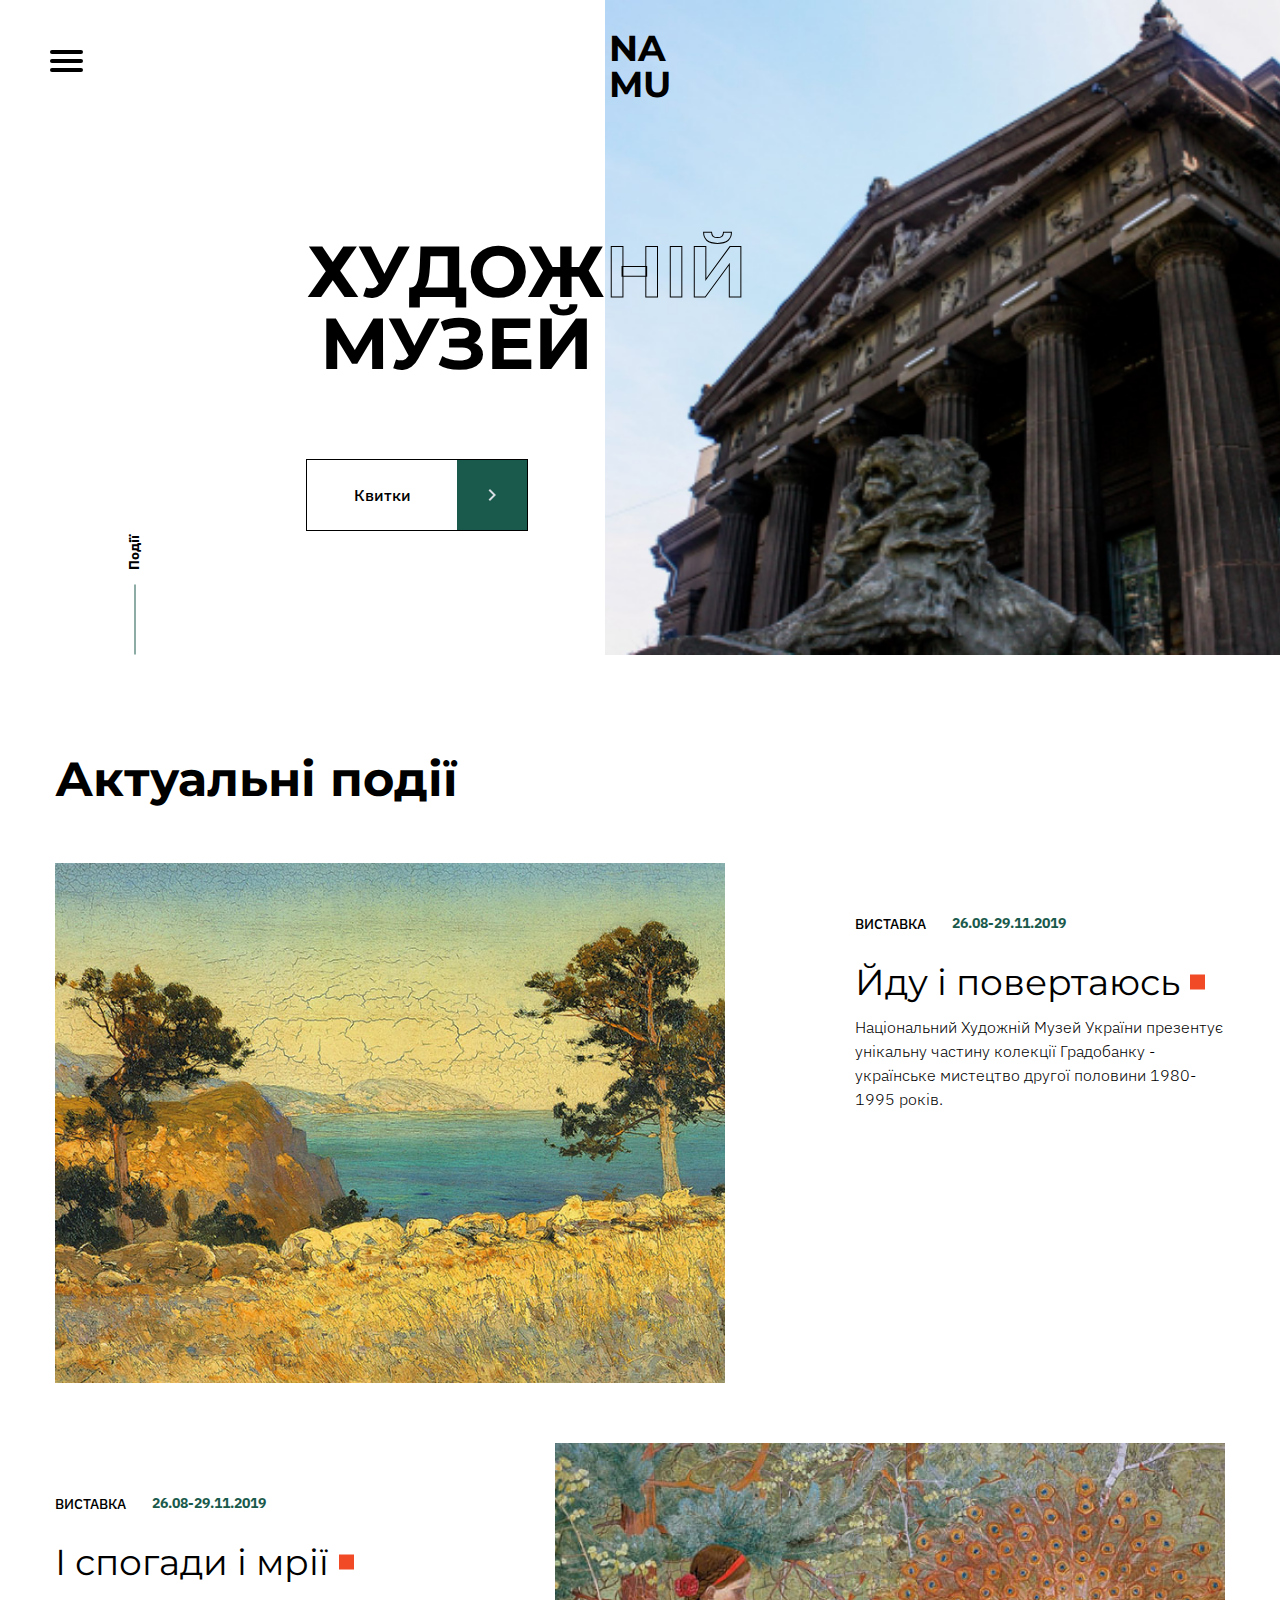
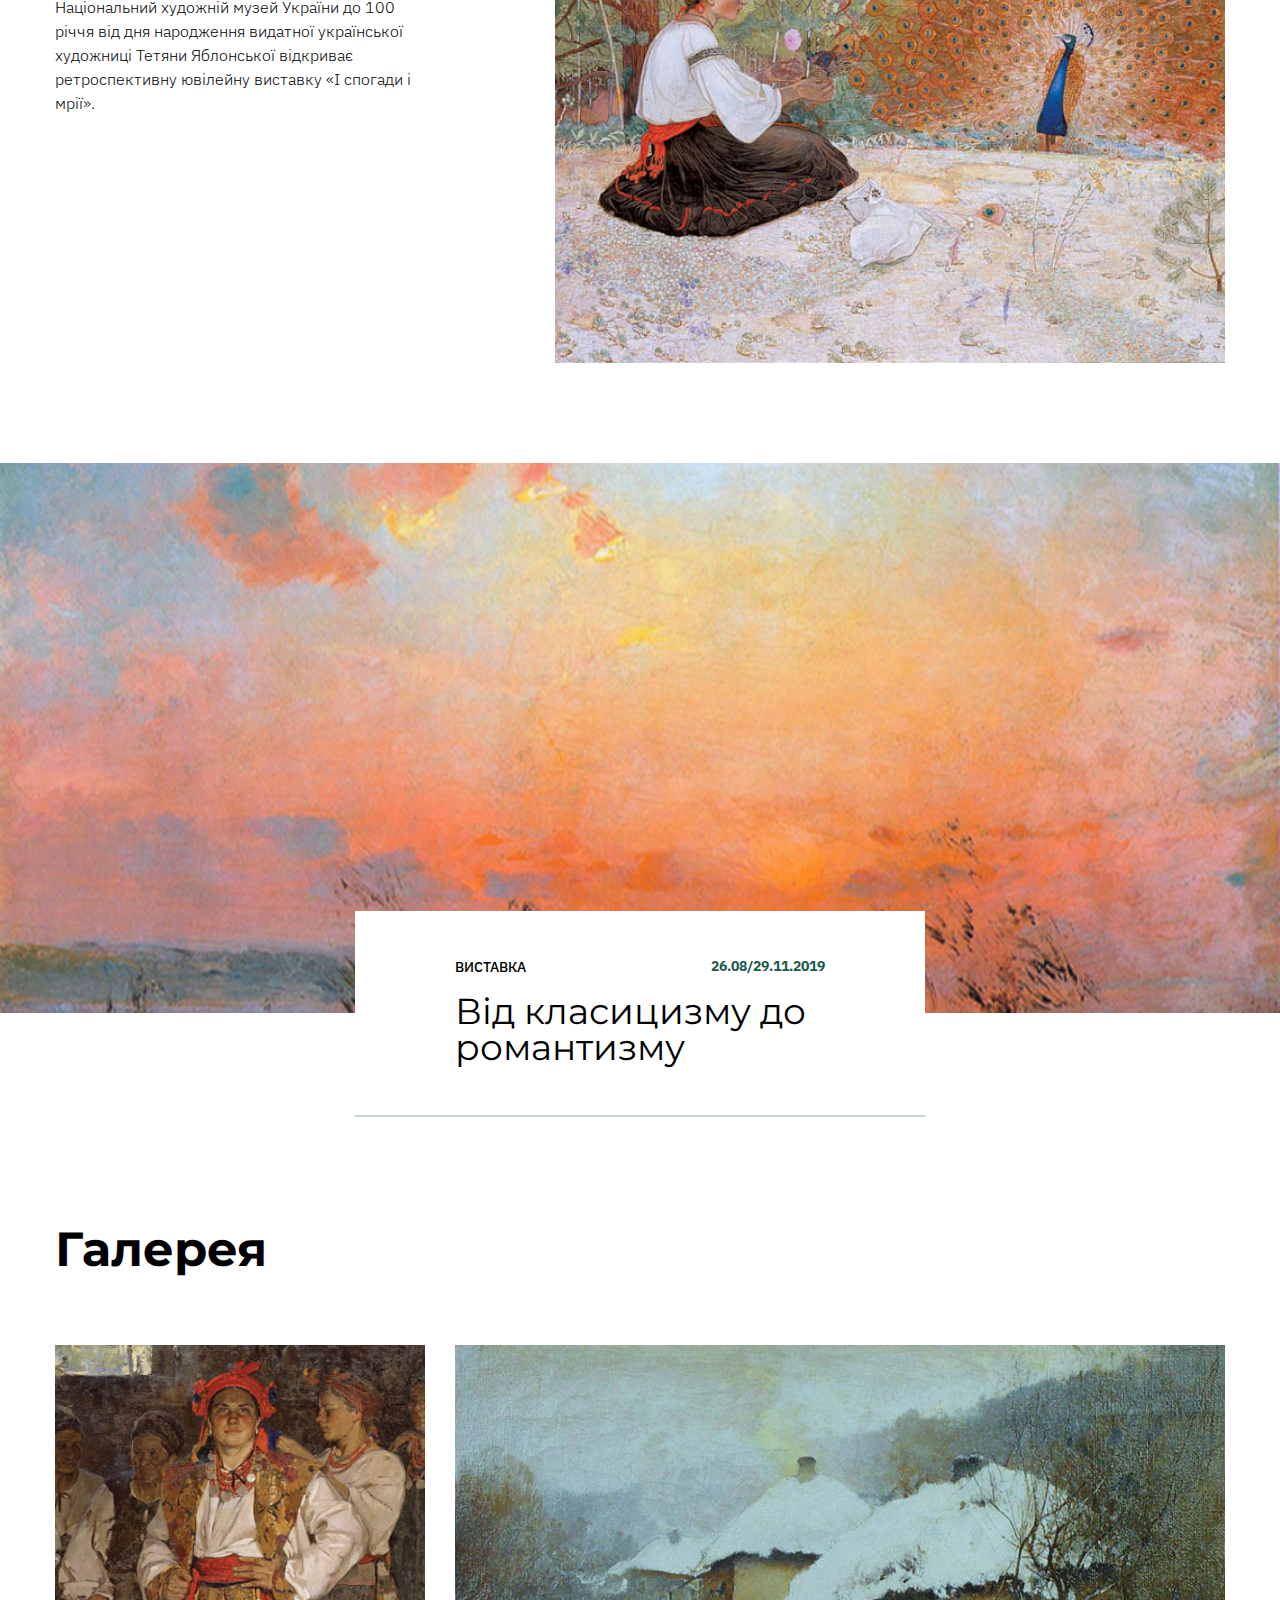
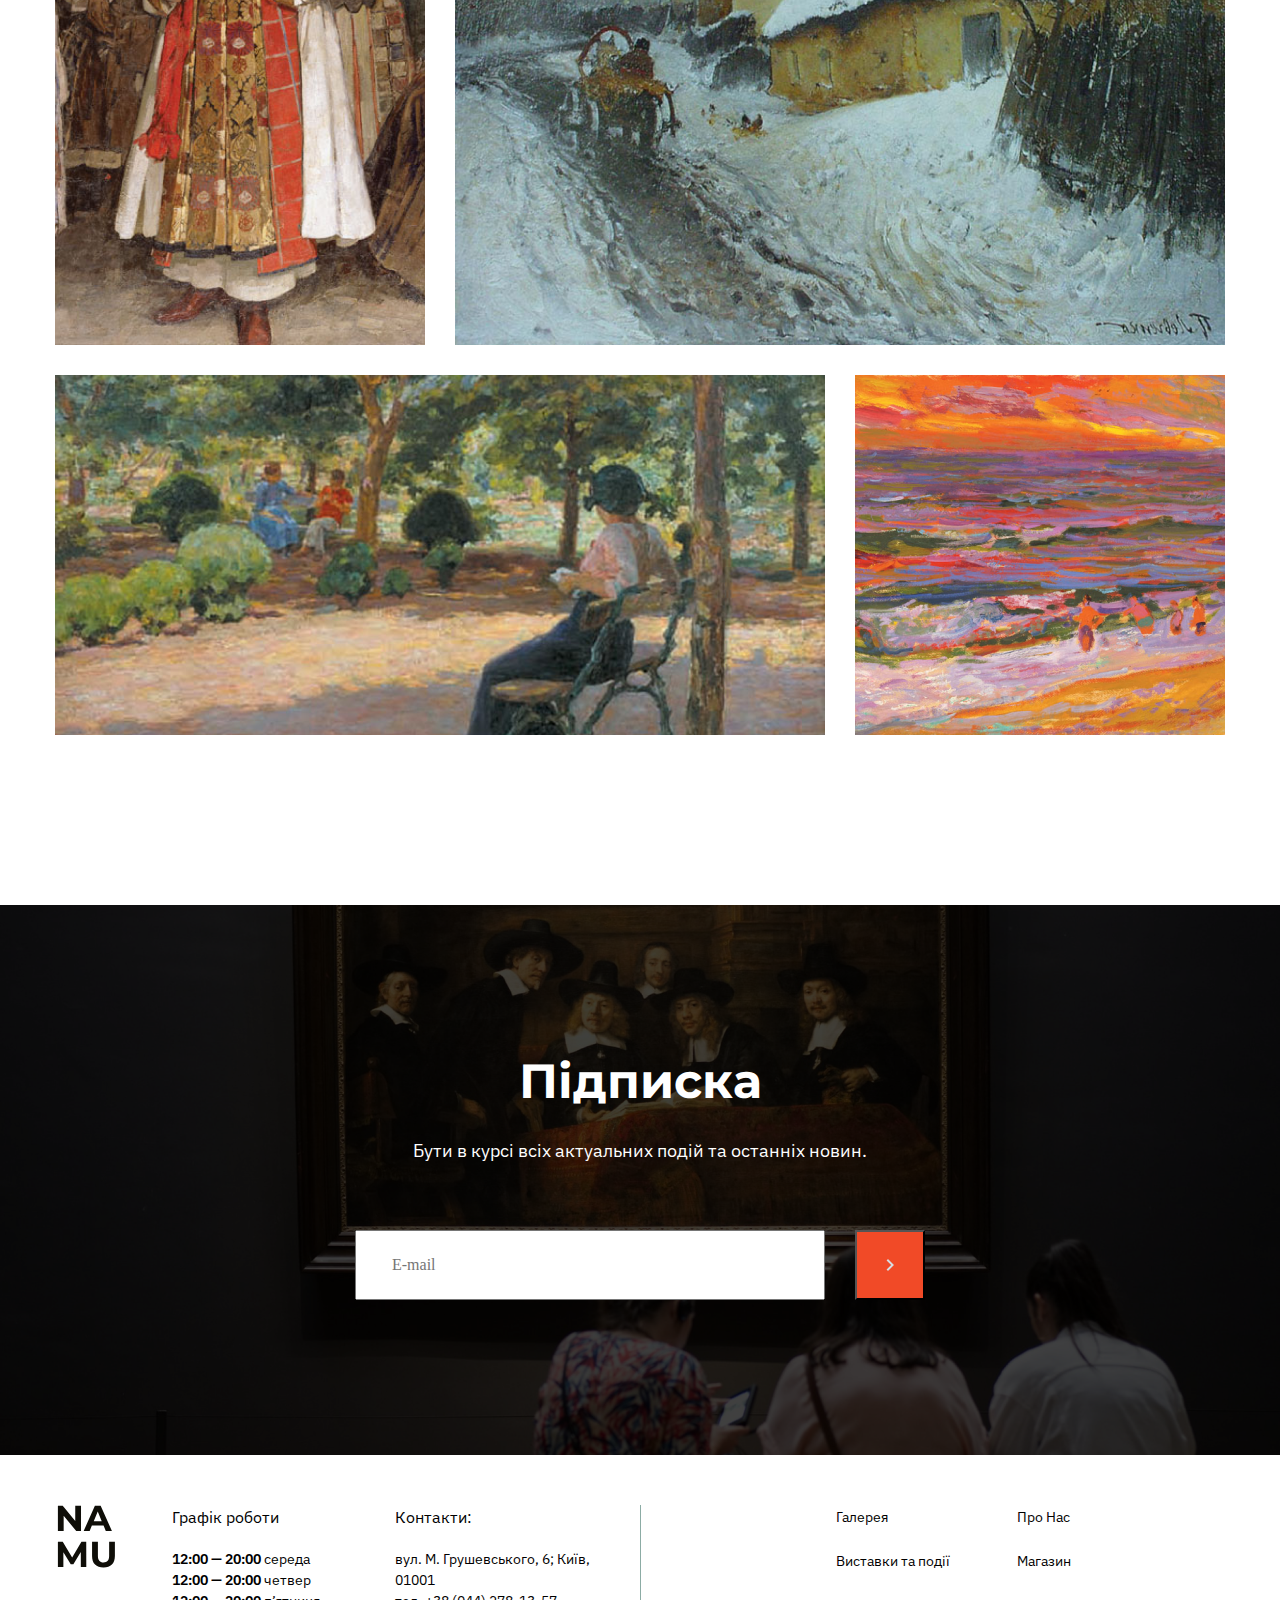
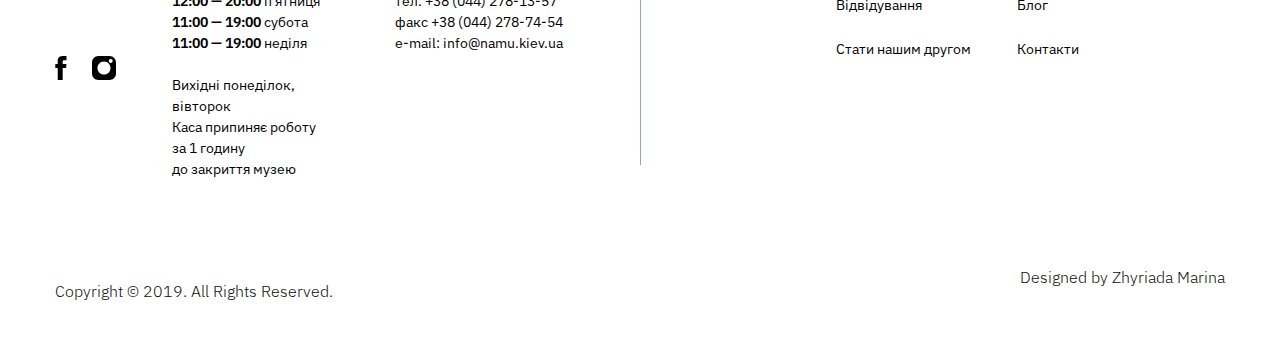
<file: index.html>
<!DOCTYPE html><html lang="en"><head><meta charset="UTF-8"><meta name="viewport" content="width=device-width, initial-scale=1.0"><title>Museum</title><link rel="icon" href="NA MU.c836f7ef.png"><link rel="stylesheet" href="main.bbe315e5.css"><link href="https://fonts.googleapis.com/css2?family=Montserrat:wght@300;400;500;700&display=swap" rel="stylesheet"><link href="https://fonts.googleapis.com/css2?family=IBM+Plex+Sans:wght@300;400;500;700&display=swap" rel="stylesheet"></head><body> <section class="page" id="page"> <section class="header page__header"> <nav role="navigation" class="navigation"> <div id="menuToggle" class="menuToggle"> <input type="checkbox"> <span></span> <span></span> <span></span> <ul id="menu-list" class="menu-list"> <li> <a class="menu__toggle-link toggle-link" href="#galery">Галерея</a> </li> <li> <a class="menu__toggle-link toggle-link" href="#events">Вистаки та події</a> </li> <li> <a class="menu__toggle-link toggle-link" href="#follow">Відвідування</a> </li> <li> <a class="menu__toggle-link toggle-link" href="#follow">Стати нашим другом</a> </li> <li> <a class="menu__toggle-link toggle-link" href="#aboutus">Про нас</a> </li> </ul> </div> </nav> <a class="namu"> NA <br> MU </a> <div class="header__content"> <div class="header__main-title"> <h2 class="header__title"> ХУДОЖ <span class="header__stroke"> НІЙ </span> <br> МУЗЕЙ </h2> </div> <div class="header__ticket ticket"> <a class="ticket__side">Квитки</a> <a class="ticket__button ticket__button--primary" target="_blank" href="https://tickets.ua/?refid=272&gclid=CjwKCAjwxuuCBhATEiwAIIIz0dXG8IYlSlZvdLq5ka7GHa_VLdX-vXyfFSTsb2TuHI-BxWGNpQYk1hoCaBoQAvD_BwE"> <img class="ticket__svg" src="button-arrow.d50fd4bc.svg" alt="ticket-arrow"> </a> </div> </div> <p class="header__element"></p> <div class="header__image"> </div> </section> <section class="main-events page__main-events container inner-padding" id="events"> <h2 class="main-events__header">Актуальні події</h2> <div class="wrap-event"> <img class="image-cell image-cell--1" src="RectangleEvent1_870.68d22591.png" alt="image"> <div class="event__content content content--1"> <div class="content__type type"> <p class="type__name">ВИСТАВКА</p> <p class="type__date">26.08-29.11.2019</p> </div> <h3 class="content__header">Йду і повертаюсь</h3> <p class="content__text"> Національний Художній Музей України презентує унікальну частину колекції Градобанку - українське мистецтво другої половини 1980-1995 років. </p> </div> <img class="image-cell image-cell--2" src="RectangleEvent2_870.9afc2ca7.png" alt="nature-image"> <div class="event__content content content--2"> <div class="content__type type"> <p class="type__name">ВИСТАВКА</p> <p class="type__date">26.08-29.11.2019</p> </div> <h3 class="content__header">І спогади і мрії</h3> <p class="content__text"> Національний художній музей України до 100 річчя від дня народження видатної української художниці Тетяни Яблонської відкриває ретроспективну ювілейну виставку «І спогади і мрії». </p> </div> </div> </section> <section class="lection page__lection"> <div class="lection__nature nature"> <div class="nature__part part"> <div class="part__info info"> <p class="info__name">ВИСТАВКА</p> <p class="info__date">26.08/29.11.2019</p> </div> <h3 class="nature__header">Від класицизму до романтизму</h3> </div> </div> </section> <section class="galery page__galery container inner-padding" id="galery"> <h2 class="galery__header">Галерея</h2> <div class="galery__album album"> <div class="image-cell album__image-cell--1"> <picture> <source srcset="RectangleEvent(1)1280screen.7a261fb4.png" media="(min-width: 1024px)"> <img class="image-cell image-cell--size" src="RectangleEvent(1)1280screen.7a261fb4.png" alt="national-clothes"> </picture> </div> <div class="image-cell album__image-cell--2"> <picture> <source srcset="RectangleEvent(2)1280screen.6542d259.png" media="(min-width: 1024px)"> <img class="cell" src="RectangleEvent(2)1280screen.6542d259.png" alt="winter-picture"> </picture> </div> <div class="image-cell album__image-cell--3"> <picture> <source srcset="RectangleEvent(3)1280screen.8cb53a11.png" media="(min-width: 1024px)"> <img class="image-cell" src="RectangleEvent(3)1280screen.8cb53a11.png" alt="garden-picture"> </picture> </div> <div class="image-cell album__image-cell--4"> <picture> <source srcset="RectangleEvent(4)1280screen.e18d1b4a.png" media="(min-width: 1024px)"> <img class="image-cell" src="RectangleEvent(4)1280screen.e18d1b4a.png" alt="sea-picture"> </picture> </div> <div class="image-cell album__image-cell--5"> <picture> <source srcset="RectangleEvent(extra1)1280screen.a5bd9eb4.png" media="(min-width: 1800px)"> <img class="image-cell" src="RectangleEvent(extra1)1280screen.a5bd9eb4.png" alt="animals-picture"> </picture> </div> <div class="image-cell album__image-cell--6"> <picture> <source srcset="RectangleEvent(extra2)1280screen.a4c3c82c.png" media="(min-width: 1800px)"> <img class="image-cell" src="RectangleEvent(extra2)1280screen.a4c3c82c.png" alt="people-picture"> </picture> </div> </div> <div class="galery__pages-toggler pages-toggler"> <div class="pages-toggler__page page--is-active"></div> <div class="pages-toggler__page"></div> <div class="pages-toggler__page"></div> <div class="pages-toggler__page"></div> </div> <div class="ticket__button ticket__button--primary"></div> </section> <footer class="footer page__footer"> <section class="footer-top footer__footer-top"> <div class="footer-top__subscribe subscribe"> <h2 class="subscribe__header" id="follow">Підписка</h2> <p class="subscribe__text"> Бути в курсі всіх актуальних подій та останніх новин. </p> <form class="subscribe__field field"> <input class="field__email email" type="email" placeholder="E-mail" required> <button class="ticket__button ticket__button--secondary" type="submit" value=""> <img class="ticket__svg" src="Vector.d50fd4bc.svg" alt="arrow-svg"> </button> </form> </div> </section> <section class="footer-bottom page__footer-bottom container inner-padding" id="aboutus"> <div class="footer-bottom__left-side left-side"> <div class="left-side__icons icons"> <a target="_blank" href="http://namu.kiev.ua/"> <img class="icons__namu" src="NA MU.dfdc687d.svg" alt="logotype"> </a> <div class="icons__network"> <a target="_blank" href="https://www.facebook.com/namu.museum/"> <img class="icons__facebook" src="facebook.0ccf6138.svg" alt="facebook"> </a> <a target="_blank" href="https://www.instagram.com/osvita.namu/"> <img class="icons__instagram" src="instagram.42a07398.svg" alt="instagram"> </a> </div> </div> <div class="shedule shedule--padding"> <p class="shedule__header">Графік роботи</p> <p class="shedule__days"> <span>12:00 — 20:00</span> середа<br> <span>12:00 — 20:00</span> четвер<br> <span>12:00 — 20:00</span> п’ятниця<br> <span>11:00 — 19:00</span> субота<br> <span>11:00 — 19:00</span> неділя<br> <br> Вихідні понеділок,<br> вівторок<br> Каса припиняє роботу <br> за 1 годину<br> до закриття музею </p> </div> <div class="shedule"> <p class="shedule__header">Контакти:</p> <p class="shedule__days"> вул. М. Грушевського, 6; Київ, <br> 01001 <br> тел. +38 (044) 278-13-57<br> факс +38 (044) 278-74-54<br> e-mail: info@namu.kiev.ua<br> </p> </div> </div> <div class="footer-bottom__right-side right-side"> <div class="right-side__tabs tabs"> <ul class="tabs__list list"> <li class="list__item item"> <a class="item__link link" href="#">Галерея</a> </li> <li class="list__item item"> <a class="item__link link" href="#">Виставки та події</a> </li> <li class="list__item item"> <a class="item__link link" href="#">Відвідування</a> </li> <li class="list__item item"> <a class="item__link link" href="#follow">Стати нашим другом</a> </li> </ul> </div> <div class="right-side__tabs tabs"> <ul class="tabs__list list"> <li class="list__item item"> <a class="item__link link" href="#">Про Нас</a> </li> <li class="list__item item"> <a class="item__link link" href="#page">Магазин</a> </li> <li class="list__item item"> <a class="item__link link" href="#">Блог</a> </li> <li class="list__item item"> <a class="item__link link" href="#">Контакти</a> </li> </ul> </div> </div> </section> <div class="footer-bottom__date date container"> <p class="date__copyright">Copyright © 2019. All Rights Reserved.</p> <p class="date__creator">Designed by Zhyriada Marina</p> </div> </footer> </section> <script type="text/javascript" src="main.b2b0b56a.js"></script> </body></html>
</file>
<file: main.bbe315e5.css>
@charset "UTF-8";*,:after,:before{box-sizing:border-box}ol[class],ul[class]{padding:0}blockquote,body,dd,dl,figcaption,figure,h1,h2,h3,h4,li,ol[class],p,ul[class]{margin:0}body{min-height:100vh;scroll-behavior:smooth;text-rendering:optimizeSpeed;line-height:1.5}a{color:#000;text-decoration:none;font-size:14px;font-family:ibm plex sans,sans-serif}a:not([class]){text-decoration-skip-ink:auto}img{max-width:100%;display:block}button,input,select,textarea{font:inherit}li,ul{margin:0;padding:0;list-style-type:none}html body{font-size:16px}h1,h2,h3,h4,h5,h6{font-family:montserrat,sans-serif}h2{font-size:48px;font-weight:700}p{font-family:ibm plex sans,sans-serif}input{outline:none}.header{position:relative;display:flex;justify-content:flex-end;padding-left:55px}@media (max-width:570px){.header{flex-direction:column-reverse;padding-left:0}}@media (min-width:570px){.header{padding-left:34px}}@media (min-width:1280px){.header{padding-left:55px}}@media (min-width:1440px){.header{padding-left:135px}}.header__content{display:flex;align-items:flex-end;flex-direction:column;text-align:center}@media (max-width:570px){.header__content{align-items:center;padding:0 20px}}.header__main-title{align-items:right}.header__title{margin-top:235px;position:relative;font-family:montserrat,sans-serif;font-size:72px;font-weight:700;line-height:72px}@media (max-width:768px){.header__title{font-size:55px;line-height:55px;margin-top:135px}}@media (max-width:570px){.header__title{font-size:40px;line-height:40px;margin-top:20px}}@media (min-width:570px){.header__stroke{align-items:center;position:absolute;z-index:1;color:transparent;-webkit-text-stroke-width:1px;-webkit-text-stroke-color:#000}}.header__image{position:relative;right:0;background-image:url(Natsionalnij-hudozhnij-muzej-Ukrayini-Kiyiv-10-1800x1200.c0938652.png);background-repeat:no-repeat;height:655px;width:calc(100% - 555px);background-size:cover;background-position:0 100%}@media (max-width:1280px){.header__image{width:675px}}@media (max-width:768px){.header__image{height:500px}}@media (max-width:570px){.header__image{width:100vw;height:300px}}.header__ticket{height:70px;margin-top:80px;margin-right:77px}@media (max-width:768px){.header__ticket{margin-right:10px}}@media (max-width:425px){.header__ticket{margin-right:0;margin-top:20px}}@media (min-width:1280px){.header__element{background-color:#1a5a4c;position:absolute;width:70px;height:1px;left:100px;bottom:35px;transform:rotate(-90deg)}.header__element:after{content:"Події";position:absolute;left:85px;bottom:-5px;font-family:ibm plex sans,sans-serif;font-size:14px;font-weight:700;line-height:14px}}.navigation{position:absolute;z-index:2;left:0}#menuToggle{display:block;position:relative;top:50px;left:50px;z-index:1;-webkit-user-select:none;user-select:none}.menuToggle{text-decoration:none;color:#232323;transition:color .3s ease}.menuToggle .toggle-link:hover{color:tomato}.menuToggle input{display:block;width:40px;height:32px;position:absolute;top:-7px;left:-5px;cursor:pointer;opacity:0;z-index:2;-webkit-touch-callout:none}.menuToggle span{display:block;width:33px;height:4px;margin-bottom:5px;position:relative;background:#000;border-radius:3px;z-index:1;transform-origin:4px 0;transition:transform .5s cubic-bezier(.77,.2,.05,1),background .5s cubic-bezier(.77,.2,.05,1),opacity .55s ease}.menuToggle span:first-child{transform-origin:0 0}.menuToggle span:nth-last-child(2){transform-origin:0 100%}.menuToggle input:checked~span{opacity:1;transform:rotate(45deg) translate(-2px,-1px);background:#232323}#menuToggle input:checked~span:nth-last-child(3){opacity:0;transform:rotate(0deg) scale(.2)}#menuToggle input:checked~span:nth-last-child(2){transform:rotate(-45deg) translateY(-1px)}#menu-list{position:absolute;width:300px;margin:-100px 0 0 -50px;padding:125px 50px 50px;background:#ededed;list-style-type:none;transform-origin:0 0;transform:translate(-100%);transition:transform .5s cubic-bezier(.77,.2,.05,1)}#menu-list li{opacity:none;padding:10px 0;font-size:22px}#menuToggle input:checked~ul{transform:none}.namu{font-family:montserrat,sans-serif;font-size:36px;font-weight:700;line-height:36px;position:absolute;z-index:1;top:30px;left:50%;transform:translate(-50%)}.ticket{height:72px;display:flex;border:1px solid;position:relative}.ticket:before{content:"";position:absolute;top:0;left:0;width:0;height:70px;background:rgba(26,90,76,.5);transition:all 2s ease;z-index:2}.ticket:hover:before{width:calc(100% - 70px)}@media (max-width:570px){.ticket{width:100%}}.ticket__side{width:150px;font-family:ibm plex sans,sans-serif;font-size:16px;font-weight:500;line-height:70px;text-align:center}@media (max-width:570px){.ticket__side{width:calc(100% - 70px)}}.ticket__button{position:relative;cursor:pointer}@media (min-width:320px){.ticket__button{width:70px}}.ticket__button--primary{background-color:#1a5a4c}.ticket__button--secondary{background-color:#f14a27;transition:background .4s}.ticket__button--secondary:hover{background:#bc2100}.ticket__svg{position:absolute;left:50%;top:50%;transform:translate(-50%,-50%)}.container{margin:0 20px}@media (min-width:320px){.container{min-width:280px}}@media (min-width:768px){.container{width:700px;margin:0 auto}}@media (min-width:1280px){.container{min-width:1170px}}@media (min-width:1800px){.container{min-width:1570px}}.inner-padding{padding:70px 0}@media (min-width:768px){.inner-padding{padding:90px 0}}@media (min-width:1280px){.inner-padding{padding:100px 0}}.main-events__header{margin-bottom:60px;line-height:100%;text-align:center;font-size:36px}@media (min-width:768px){.main-events__header{font-size:48px}}@media (min-width:1024px){.main-events__header{text-align:left}}.content__header{margin:30px 0 15px}@media (min-width:1280px){.content--1{grid-row-start:1;grid-column-start:9;grid-column-end:13}.content--2{grid-row-start:2;grid-column-start:1;grid-column-end:5}}@media (min-width:1800px){.content--1{grid-row-start:1;grid-column-start:11;grid-column-end:15}.content--2{grid-row-start:2;grid-column-start:3;grid-column-end:7}}.content__text{font-family:ibm plex sans,sans-serif;font-size:16px;font-style:normal;font-weight:300;line-height:24px;text-align:left;width:370px}@media (max-width:425px){.content__text{width:100%}}.wrap-event{grid-template-columns:repeat(16,1fr);grid-template-rows:repeat(2,520px);grid-gap:60px 30px}@media (min-width:320px){.wrap-event{display:block}}@media (min-width:1280px){.wrap-event{display:grid;grid-template-columns:repeat(12,1fr)}}@media (min-width:1800px){.wrap-event{grid-template-columns:repeat(16,1fr)}}.wrap-event--position{align-items:end}.wrap-event .content{margin-top:50px}.wrap-event .content__header{position:relative;font-family:montserrat,sans-serif;font-size:36px;font-style:normal;font-weight:400;line-height:36px}@media (max-width:767px){.wrap-event .content__header{font-size:28px;line-height:28px}}.wrap-event .content__header:after{content:" ";position:absolute;top:50%;transform:translateY(-50%);margin-left:10px;width:15px;height:15px;background-color:#f14a27}.wrap-event .galery__album{margin-bottom:60px}.wrap-event .image-cell{object-fit:cover;transition:box-shadow .4s;cursor:pointer}.wrap-event .image-cell:hover{box-shadow:3px 3px 3px #000}@media (max-width:1799px){.wrap-event .image-cell{height:100%;width:100%}}@media (min-width:320px){.wrap-event .image-cell{margin:50px 0 30px}}@media (min-width:1280px){.wrap-event .image-cell{margin:0}.wrap-event .image-cell--1{grid-row-start:1;grid-column-start:1;grid-column-end:8}.wrap-event .image-cell--2{grid-row-start:2;grid-column-start:6;grid-column-end:13}}@media (min-width:1800px){.wrap-event .image-cell--1{grid-row-start:1;grid-column-start:1;grid-column-end:12}.wrap-event .image-cell--2{grid-row-start:2;grid-column-start:8;grid-column-end:17}}.type{display:flex;align-items:center}.type__name{margin-right:26px;font-weight:500;line-height:14px}.type__date,.type__name{font-family:ibm plex sans,sans-serif;font-size:14px}.type__date{font-style:normal;font-weight:700;line-height:21px;text-align:left;color:#1a5a4c}.lection{background-image:url(nature.536895f0.png);width:100vw;height:210px;background-repeat:no-repeat;background-size:cover;background-position:50%;position:relative;margin-bottom:70px}@media (min-width:425px){.lection{height:390px}}@media (min-width:768px){.lection{margin-bottom:90px;height:550px}}@media (min-width:1024px){.lection{margin-bottom:100px;height:550px}}@media (min-width:1440px){.lection{height:550px}}@media (min-width:1800px){.lection{height:674px}}.lection__nature{position:absolute}@media (min-width:320px){.lection__nature{left:calc(50% - 140px);bottom:-100px}}@media (min-width:768px){.lection__nature{left:calc(50% - 285px);bottom:-102px}}@media (min-width:320px){.part{margin:25px 20px 35px}}@media (min-width:768px){.part{margin:45px 100px 50px}}.nature{box-shadow:0 2px 0 rgba(26,90,76,.25);background-color:#fff}@media (min-width:320px){.nature{width:280px}}@media (min-width:768px){.nature{width:570px}}.nature__header{margin-top:16px;font-family:montserrat,sans-serif;font-style:normal;font-weight:400;line-height:100%}@media (min-width:320px){.nature__header{font-size:28px}}@media (min-width:768px){.nature__header{font-size:36px}}.info{display:flex;align-items:center;justify-content:space-between}.info__name{font-weight:500;line-height:100%}.info__date,.info__name{font-family:ibm plex sans,sans-serif;font-style:normal;font-size:14px}.info__date{font-weight:700;line-height:150%;color:#1a5a4c}.email{padding-left:35px}.galery__header{text-align:center;font-size:36px;margin-bottom:40px}@media (min-width:768px){.galery__header{font-size:48px;margin-bottom:50px}}@media (min-width:1024px){.galery__header{margin-bottom:60px;text-align:left}}.pages-toggler{display:flex;justify-content:center;padding-top:30px}.pages-toggler__page{margin:0 11px;width:9px;height:9px;border-radius:50%;background-color:#e0e0e0}@media (min-width:1024px){.pages-toggler{display:none}}.page--is-active{background:#1a5a4c}.album{grid-template-columns:repeat(12,1fr)}@media (min-width:320px){.album{width:100%}}@media (min-width:768px){.album{grid-gap:20px;display:flex}}@media (min-width:1024px){.album{grid-gap:30px;display:grid}}.album__image-cell__img{height:100%;width:100%;object-fit:cover}@media (max-width:767px){.album__image-cell--1{position:relative}.album__image-cell--1:after{position:absolute;content:"";background-image:url(arrow-right.90e1c90c.svg);text-align:center;background-repeat:no-repeat;background-position:50%;background-color:#fff;width:40px;height:40px;border-radius:50%;top:50%;transform:translateY(-50%);right:10px}}@media (max-width:1023px){.album__image-cell--1{position:relative}.album__image-cell--1:before{position:absolute;content:"";background-image:url(arrow-left.da4c28d4.svg);text-align:center;background-repeat:no-repeat;background-position:50%;background-color:#fff;width:40px;height:40px;border-radius:50%;top:50%;transform:translateY(-50%);left:10px}.album__image-cell--5{position:relative}.album__image-cell--5:after{position:absolute;content:"";background-image:url(arrow-right.90e1c90c.svg);text-align:center;background-repeat:no-repeat;background-position:50%;background-color:#fff;width:40px;height:40px;border-radius:50%;top:50%;transform:translateY(-50%);right:10px}}@media (min-width:320px){.album__image-cell--1{grid-column-start:1;grid-column-end:13;display:block}.album__image-cell--2,.album__image-cell--3,.album__image-cell--4,.album__image-cell--5,.album__image-cell--6{display:none}}@media (min-width:768px){.album__image-cell--1{grid-column-start:1;grid-column-end:7}.album__image-cell--5{display:block;grid-column-start:7;grid-column-end:13}}@media (min-width:1024px){.album__image-cell--1{grid-column-start:1;grid-column-end:5}.album__image-cell--2{display:block;grid-column-start:5;grid-column-end:13}.album__image-cell--3{display:block;grid-row-start:2;grid-column-start:1;grid-column-end:9}.album__image-cell--4{display:block;grid-row-start:2;grid-column-start:9;grid-column-end:13}.album__image-cell--5{display:none}}@media (min-width:1800px){.album__image-cell--1{grid-column-start:1;grid-column-end:4}.album__image-cell--2{grid-column-start:4;grid-column-end:10}.album__image-cell--3{grid-column-start:1;grid-column-end:7}.album__image-cell--4{grid-column-start:7;grid-column-end:10}.album__image-cell--5,.album__image-cell--6{display:block;grid-column-start:10;grid-column-end:13}}.image-cell{transition:box-shadow .4s;cursor:pointer}.image-cell:hover{box-shadow:5px 5px 3px}.image-cell--size{width:100%}.page__footer{margin-top:70px}.footer-top{background-image:url(writers.9b9d9445.png);height:380px;width:100vw;background-repeat:no-repeat;background-size:cover;background-position:top;position:relative}@media (min-width:570px){.footer-top{background-position:50%}}@media (min-width:1024px){.footer-top{height:550px;background-position:50%}}@media (min-width:1800px){.footer-top{height:650px;background-position:50%}}.footer-top__subscribe{position:absolute;left:calc(50% - 140px);top:55px}@media (min-width:768px){.footer-top__subscribe{left:calc(50% - 240px);top:65px}}@media (min-width:1024px){.footer-top__subscribe{left:calc(50% - 285px);top:140px}}@media (min-width:1920px){.footer-top__subscribe{top:175px}}.subscribe{text-align:center;margin:0 auto}@media (min-width:320px){.subscribe{width:280px}}@media (min-width:768px){.subscribe{width:480px}}@media (min-width:1280px){.subscribe{width:570px}}.subscribe__field{margin-top:66px}@media (min-width:320px){.subscribe__field{height:60px}}@media (min-width:768px){.subscribe__field{height:70px}}.subscribe__header{color:#fff}.subscribe__text{padding-top:20px;font-size:18px;font-weight:400;color:#fff}.field{display:flex;justify-content:space-between}@media (min-width:320px){.field__email{width:230px}}@media (min-width:768px){.field__email{width:400px}}@media (min-width:1280px){.field__email{width:470px}}.footer-bottom{padding:50px 120px 35px;position:relative;top:50px}@media (min-width:320px){.footer-bottom{display:flex;flex-direction:column;padding:0}}@media (min-width:768px){.footer-bottom{max-width:660px}}@media (min-width:1280px){.footer-bottom{max-width:1170px;display:grid;grid-template-columns:repeat(2,1fr);grid-gap:100px;padding:0 0 35px}.footer-bottom:after{position:absolute;top:0;left:50%;content:"";height:260px;width:1px;background-color:rgba(26,90,76,.5)}}.date{padding:100px 0 40px;color:#0f0e08;font-weight:300;font-family:ibm plex sans,sans-serif;display:flex;flex-direction:column-reverse;justify-content:space-between;text-align:center}@media (min-width:768px){.date{flex-direction:row}}.date__copyright{padding-top:14px}.left-side{display:flex;justify-content:space-between}@media (min-width:320px){.left-side{margin:110px 0;flex-direction:row}}@media (min-width:768px){.left-side{padding:0 100px}}@media (min-width:1280px){.left-side{margin:0;padding:0}}.icons{display:flex;flex-direction:column}@media (min-width:320px){.icons{position:absolute;flex-direction:row;justify-content:space-between;align-items:center;top:0;right:0;left:0}}@media (min-width:768px){.icons{position:absolute;left:0;top:120px;right:90%;flex-direction:column}}@media (min-width:1280px){.icons{position:static}}.icons__facebook{margin-right:25px}.icons__network{display:flex;justify-content:space-between}@media (min-width:768px){.icons__network{margin-top:40px}}@media (min-width:1280px){.icons__network{margin-bottom:100px}}.shedule{display:flex;flex-direction:column}.shedule__days{margin-top:20px;font-size:14px}.shedule__days span{font-weight:600}.shedule--padding{padding-right:20px}.right-side{display:flex;justify-content:space-between;position:relative}@media (min-width:768px){.right-side{padding:0 100px}}@media (max-width:1279px){.right-side:before{position:absolute;top:-40px;left:0;right:0;content:"";height:1px;background-color:rgba(26,90,76,.5)}}@media (max-width:1279px) and (min-width:768px){.right-side:before{width:460px;left:100px}}@media (min-width:1280px){.right-side{justify-content:space-evenly}}.item{padding-bottom:20px;transition:transform .3s}.item:hover{transform:scale(1.2)}body{background:#fff}
/*# sourceMappingURL=main.bbe315e5.css.map */
</file>
